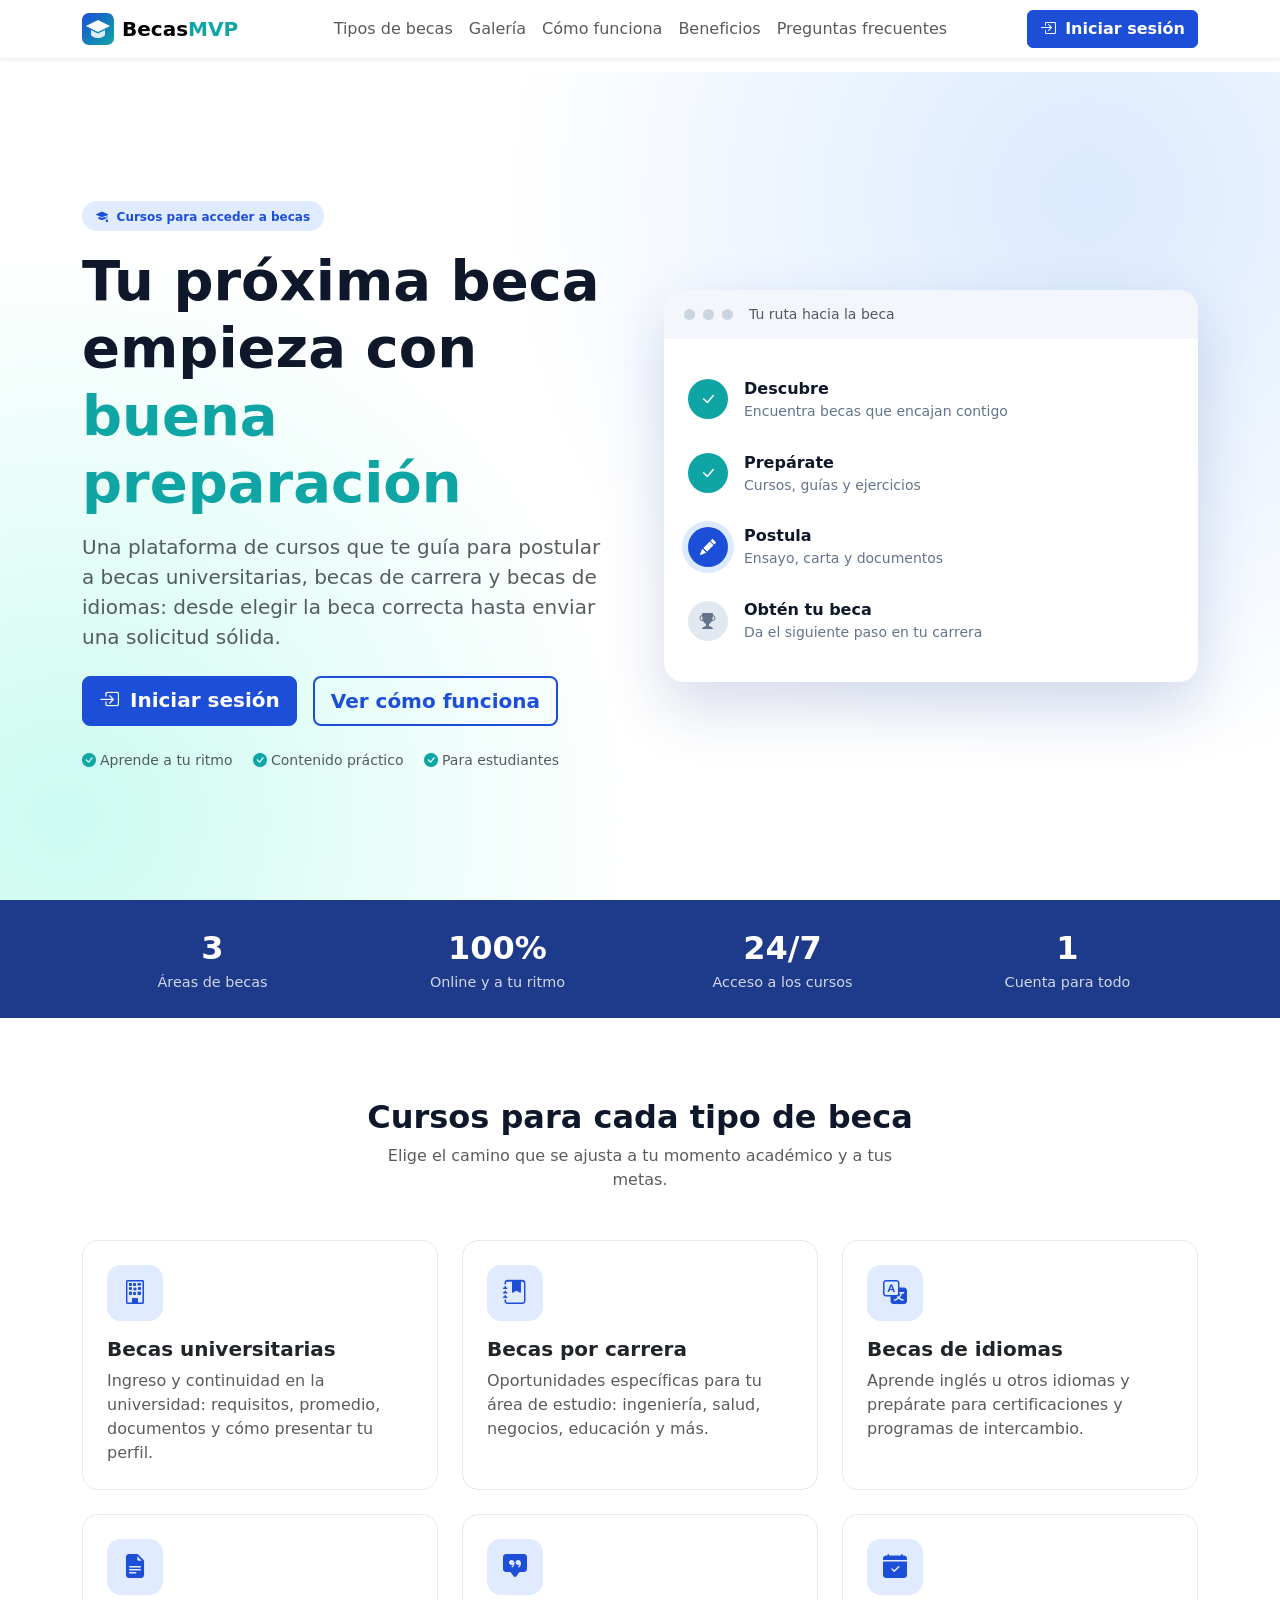
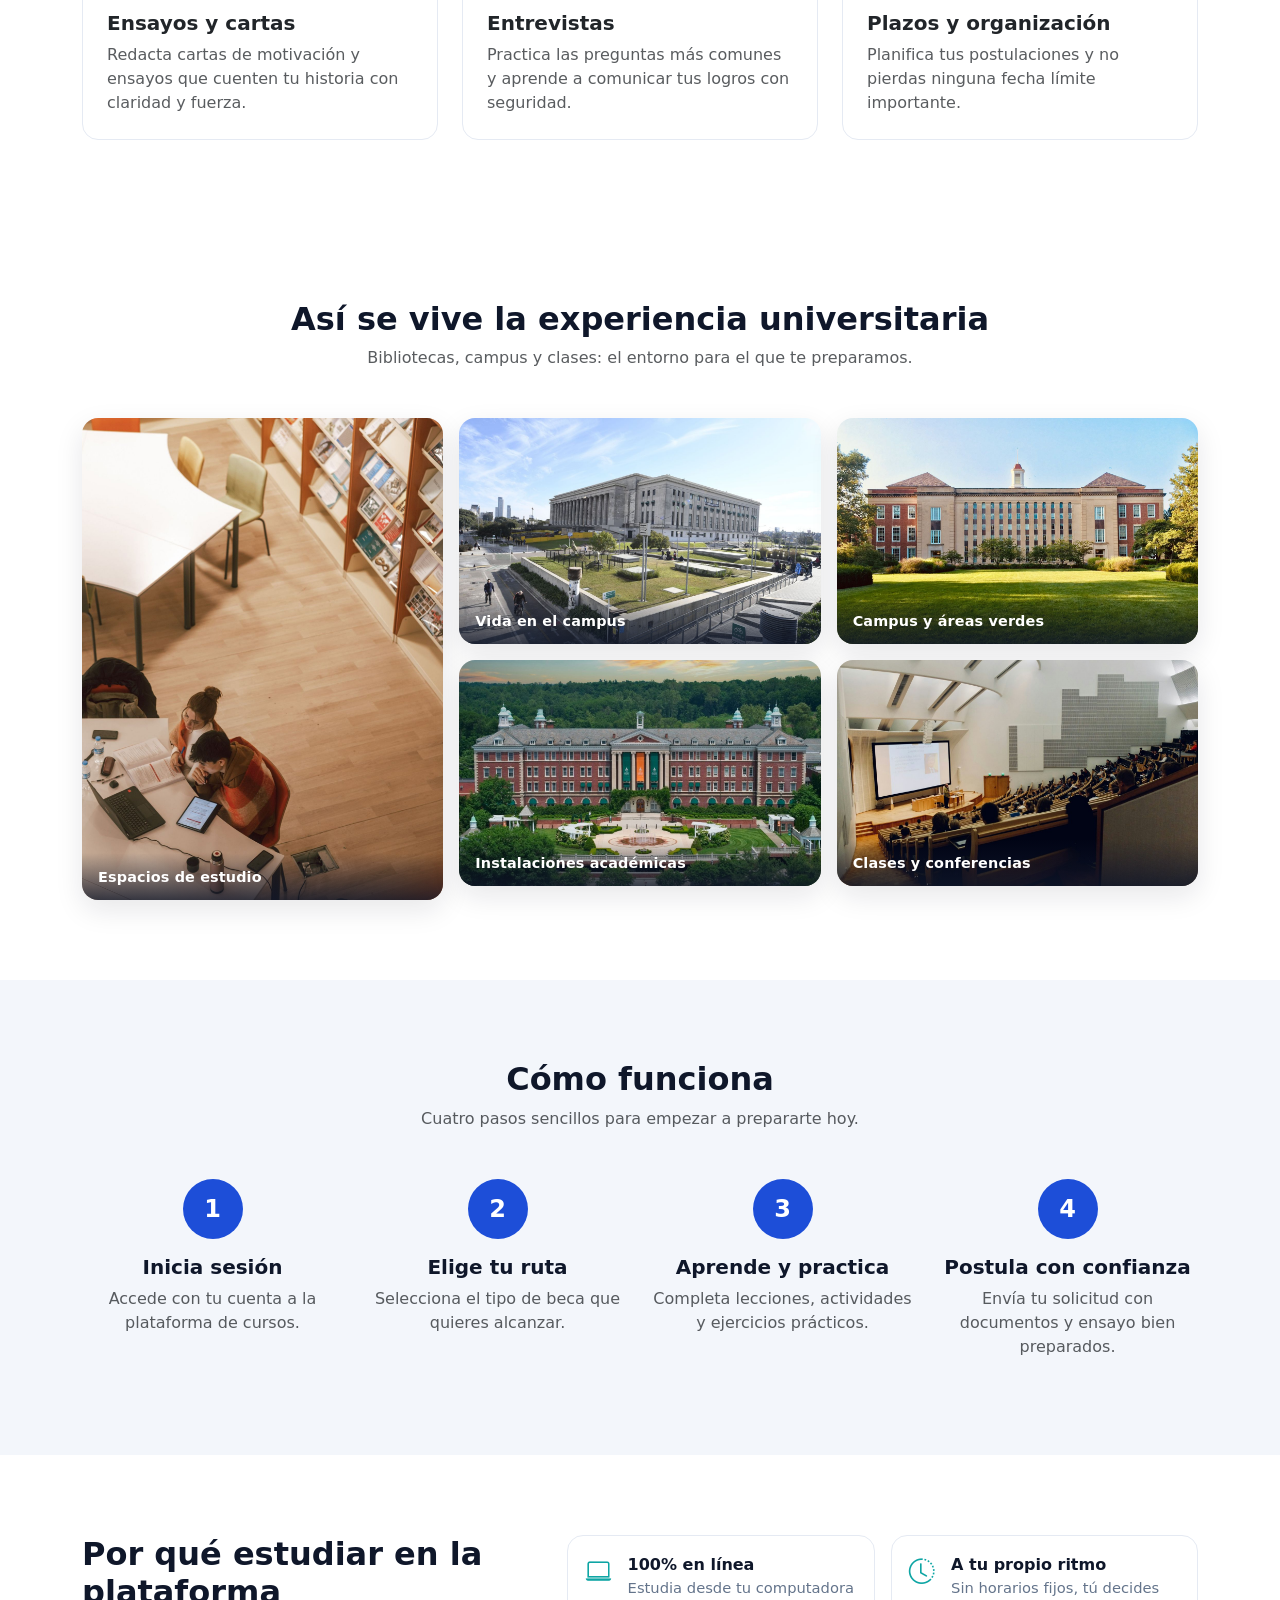
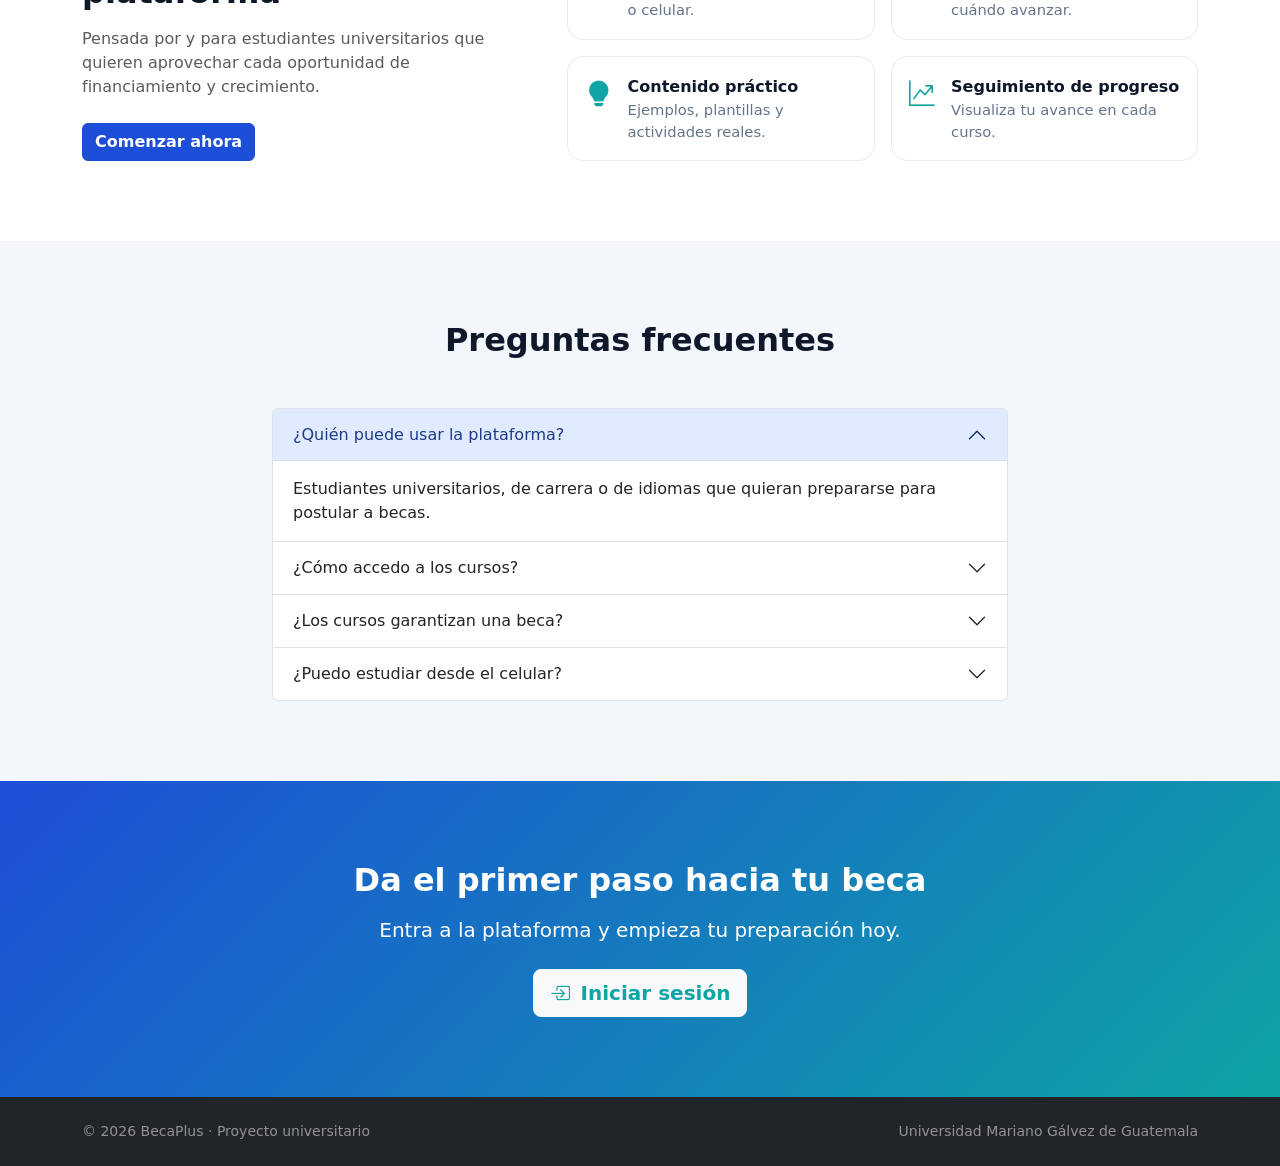
<file: index.html>
<!DOCTYPE html>
<html lang="es">
<head>
  <meta charset="UTF-8">
  <meta name="viewport" content="width=device-width, initial-scale=1">
  <title>BecasMVP | Plataforma de cursos para acceder a becas</title>
  <meta name="description" content="Plataforma de cursos que te prepara para obtener becas universitarias, de carrera y de idiomas. Aprende, practica y postula con confianza.">
  <meta property="og:title" content="BecasMVP | Cursos para acceder a becas">
  <meta property="og:description" content="Prepárate para becas universitarias, de carrera e idiomas con cursos guiados paso a paso.">
  <meta property="og:type" content="website">

  <link href="https://cdn.jsdelivr.net/npm/bootstrap@5.3.3/dist/css/bootstrap.min.css" rel="stylesheet">
  <link href="https://cdn.jsdelivr.net/npm/bootstrap-icons@1.11.3/font/bootstrap-icons.min.css" rel="stylesheet">
  <link href="css/styles.css" rel="stylesheet">
  <link rel="icon" href="img/favicon.svg" type="image/svg+xml">
</head>
<body>

  <!-- NAVBAR -->
  <nav class="navbar navbar-expand-lg fixed-top bg-white shadow-sm">
    <div class="container">
      <a class="navbar-brand fw-bold d-flex align-items-center gap-2" href="#inicio">
        <img src="img/favicon.svg" alt="" width="32" height="32">
        <span>Becas<span class="text-accent">MVP</span></span>
      </a>
      <button class="navbar-toggler" type="button" data-bs-toggle="collapse" data-bs-target="#menu"
              aria-controls="menu" aria-expanded="false" aria-label="Abrir menú">
        <span class="navbar-toggler-icon"></span>
      </button>
      <div class="collapse navbar-collapse" id="menu">
        <ul class="navbar-nav mx-auto mb-2 mb-lg-0">
          <li class="nav-item"><a class="nav-link" href="#categorias">Tipos de becas</a></li>
          <li class="nav-item"><a class="nav-link" href="#galeria">Galería</a></li>
          <li class="nav-item"><a class="nav-link" href="#como-funciona">Cómo funciona</a></li>
          <li class="nav-item"><a class="nav-link" href="#beneficios">Beneficios</a></li>
          <li class="nav-item"><a class="nav-link" href="#faq">Preguntas frecuentes</a></li>
        </ul>
        <!-- data-login: la URL real se define en js/config.js -->
        <a class="btn btn-brand" data-login href="https://tu-plataforma.example.com/login">
          <i class="bi bi-box-arrow-in-right me-1"></i> Iniciar sesión
        </a>
      </div>
    </div>
  </nav>

  <main>
    <!-- HERO -->
    <section id="inicio" class="hero d-flex align-items-center">
      <div class="container">
        <div class="row align-items-center gy-4 gx-lg-5">
          <div class="col-lg-6">
            <span class="badge rounded-pill badge-soft mb-3"><i class="bi bi-mortarboard-fill me-1"></i> Cursos para acceder a becas</span>
            <h1 class="display-4 fw-bold mb-3">Tu próxima beca empieza con <span class="text-accent">buena preparación</span></h1>
            <p class="lead text-muted mb-4">
              Una plataforma de cursos que te guía para postular a becas universitarias,
              becas de carrera y becas de idiomas: desde elegir la beca correcta hasta enviar una solicitud sólida.
            </p>
            <div class="d-flex flex-wrap gap-3">
              <a class="btn btn-brand btn-lg" data-login href="https://tu-plataforma.example.com/login">
                <i class="bi bi-box-arrow-in-right me-1"></i> Iniciar sesión
              </a>
              <a class="btn btn-outline-brand btn-lg" href="#como-funciona">Ver cómo funciona</a>
            </div>
            <ul class="list-inline mt-4 mb-0 text-muted small">
              <li class="list-inline-item me-3"><i class="bi bi-check-circle-fill text-accent me-1"></i>Aprende a tu ritmo</li>
              <li class="list-inline-item me-3"><i class="bi bi-check-circle-fill text-accent me-1"></i>Contenido práctico</li>
              <li class="list-inline-item"><i class="bi bi-check-circle-fill text-accent me-1"></i>Para estudiantes</li>
            </ul>
          </div>
          <div class="col-lg-6">
            <div class="hero-card">
              <div class="hero-card-header d-flex align-items-center gap-2">
                <span class="dot"></span><span class="dot"></span><span class="dot"></span>
                <small class="ms-2 text-muted">Tu ruta hacia la beca</small>
              </div>
              <div class="p-4">
                <div class="route-step done"><i class="bi bi-check-lg"></i><div><strong>Descubre</strong><small>Encuentra becas que encajan contigo</small></div></div>
                <div class="route-step done"><i class="bi bi-check-lg"></i><div><strong>Prepárate</strong><small>Cursos, guías y ejercicios</small></div></div>
                <div class="route-step active"><i class="bi bi-pencil-fill"></i><div><strong>Postula</strong><small>Ensayo, carta y documentos</small></div></div>
                <div class="route-step"><i class="bi bi-trophy-fill"></i><div><strong>Obtén tu beca</strong><small>Da el siguiente paso en tu carrera</small></div></div>
              </div>
            </div>
          </div>
        </div>
      </div>
    </section>

    <!-- CIFRAS (EDITAR con datos reales del proyecto) -->
    <section class="stats py-4">
      <div class="container">
        <div class="row text-center g-4">
          <div class="col-6 col-md-3"><div class="stat-number">3</div><div class="stat-label">Áreas de becas</div></div>
          <div class="col-6 col-md-3"><div class="stat-number">100%</div><div class="stat-label">Online y a tu ritmo</div></div>
          <div class="col-6 col-md-3"><div class="stat-number">24/7</div><div class="stat-label">Acceso a los cursos</div></div>
          <div class="col-6 col-md-3"><div class="stat-number">1</div><div class="stat-label">Cuenta para todo</div></div>
        </div>
      </div>
    </section>

    <!-- CATEGORÍAS -->
    <section id="categorias" class="py-6">
      <div class="container">
        <div class="text-center mb-5">
          <h2 class="fw-bold">Cursos para cada tipo de beca</h2>
          <p class="text-muted mx-auto section-lead">Elige el camino que se ajusta a tu momento académico y a tus metas.</p>
        </div>
        <div class="row g-4">
          <div class="col-md-6 col-lg-4">
            <div class="card feature-card h-100">
              <div class="card-body p-4">
                <div class="icon-box"><i class="bi bi-building"></i></div>
                <h3 class="h5 fw-bold">Becas universitarias</h3>
                <p class="text-muted mb-0">Ingreso y continuidad en la universidad: requisitos, promedio, documentos y cómo presentar tu perfil.</p>
              </div>
            </div>
          </div>
          <div class="col-md-6 col-lg-4">
            <div class="card feature-card h-100">
              <div class="card-body p-4">
                <div class="icon-box"><i class="bi bi-journal-bookmark-fill"></i></div>
                <h3 class="h5 fw-bold">Becas por carrera</h3>
                <p class="text-muted mb-0">Oportunidades específicas para tu área de estudio: ingeniería, salud, negocios, educación y más.</p>
              </div>
            </div>
          </div>
          <div class="col-md-6 col-lg-4">
            <div class="card feature-card h-100">
              <div class="card-body p-4">
                <div class="icon-box"><i class="bi bi-translate"></i></div>
                <h3 class="h5 fw-bold">Becas de idiomas</h3>
                <p class="text-muted mb-0">Aprende inglés u otros idiomas y prepárate para certificaciones y programas de intercambio.</p>
              </div>
            </div>
          </div>
          <div class="col-md-6 col-lg-4">
            <div class="card feature-card h-100">
              <div class="card-body p-4">
                <div class="icon-box"><i class="bi bi-file-earmark-text-fill"></i></div>
                <h3 class="h5 fw-bold">Ensayos y cartas</h3>
                <p class="text-muted mb-0">Redacta cartas de motivación y ensayos que cuenten tu historia con claridad y fuerza.</p>
              </div>
            </div>
          </div>
          <div class="col-md-6 col-lg-4">
            <div class="card feature-card h-100">
              <div class="card-body p-4">
                <div class="icon-box"><i class="bi bi-chat-square-quote-fill"></i></div>
                <h3 class="h5 fw-bold">Entrevistas</h3>
                <p class="text-muted mb-0">Practica las preguntas más comunes y aprende a comunicar tus logros con seguridad.</p>
              </div>
            </div>
          </div>
          <div class="col-md-6 col-lg-4">
            <div class="card feature-card h-100">
              <div class="card-body p-4">
                <div class="icon-box"><i class="bi bi-calendar-check-fill"></i></div>
                <h3 class="h5 fw-bold">Plazos y organización</h3>
                <p class="text-muted mb-0">Planifica tus postulaciones y no pierdas ninguna fecha límite importante.</p>
              </div>
            </div>
          </div>
        </div>
      </div>
    </section>

    <!-- GALERÍA -->
    <section id="galeria" class="py-6">
      <div class="container">
        <div class="text-center mb-5">
          <h2 class="fw-bold">Así se vive la experiencia universitaria</h2>
          <p class="text-muted mx-auto section-lead">Bibliotecas, campus y clases: el entorno para el que te preparamos.</p>
        </div>
        <div class="row g-3">
          <div class="col-lg-4">
            <figure class="gallery-item gallery-tall m-0">
              <img src="img/galeria-biblioteca.jpg" alt="Estudiantes estudiando juntos en la biblioteca" loading="lazy" width="1400" height="2100">
              <figcaption>Espacios de estudio</figcaption>
            </figure>
          </div>
          <div class="col-lg-4">
            <div class="row g-3">
              <div class="col-12">
                <figure class="gallery-item m-0">
                  <img src="img/galeria-campus-1.jpg" alt="Edificio universitario con jardines" loading="lazy" width="1400" height="933">
                  <figcaption>Vida en el campus</figcaption>
                </figure>
              </div>
              <div class="col-12">
                <figure class="gallery-item m-0">
                  <img src="img/galeria-campus-2.jpg" alt="Fachada de un edificio universitario al atardecer" loading="lazy" width="1400" height="789">
                  <figcaption>Instalaciones académicas</figcaption>
                </figure>
              </div>
            </div>
          </div>
          <div class="col-lg-4">
            <div class="row g-3">
              <div class="col-12">
                <figure class="gallery-item m-0">
                  <img src="img/galeria-campus-3.jpg" alt="Edificio universitario con amplios jardines" loading="lazy" width="1400" height="916">
                  <figcaption>Campus y áreas verdes</figcaption>
                </figure>
              </div>
              <div class="col-12">
                <figure class="gallery-item m-0">
                  <img src="img/galeria-auditorio.jpg" alt="Auditorio universitario lleno de estudiantes" loading="lazy" width="1400" height="1050">
                  <figcaption>Clases y conferencias</figcaption>
                </figure>
              </div>
            </div>
          </div>
        </div>
      </div>
    </section>

    <!-- CÓMO FUNCIONA -->
    <section id="como-funciona" class="py-6 bg-soft">
      <div class="container">
        <div class="text-center mb-5">
          <h2 class="fw-bold">Cómo funciona</h2>
          <p class="text-muted mx-auto section-lead">Cuatro pasos sencillos para empezar a prepararte hoy.</p>
        </div>
        <div class="row g-4">
          <div class="col-md-6 col-lg-3 text-center">
            <div class="step-number">1</div>
            <h3 class="h5 fw-bold">Inicia sesión</h3>
            <p class="text-muted">Accede con tu cuenta a la plataforma de cursos.</p>
          </div>
          <div class="col-md-6 col-lg-3 text-center">
            <div class="step-number">2</div>
            <h3 class="h5 fw-bold">Elige tu ruta</h3>
            <p class="text-muted">Selecciona el tipo de beca que quieres alcanzar.</p>
          </div>
          <div class="col-md-6 col-lg-3 text-center">
            <div class="step-number">3</div>
            <h3 class="h5 fw-bold">Aprende y practica</h3>
            <p class="text-muted">Completa lecciones, actividades y ejercicios prácticos.</p>
          </div>
          <div class="col-md-6 col-lg-3 text-center">
            <div class="step-number">4</div>
            <h3 class="h5 fw-bold">Postula con confianza</h3>
            <p class="text-muted">Envía tu solicitud con documentos y ensayo bien preparados.</p>
          </div>
        </div>
      </div>
    </section>

    <!-- BENEFICIOS -->
    <section id="beneficios" class="py-6">
      <div class="container">
        <div class="row align-items-center gy-4 gx-lg-5">
          <div class="col-lg-5">
            <h2 class="fw-bold mb-3">Por qué estudiar en la plataforma</h2>
            <p class="text-muted">Pensada por y para estudiantes universitarios que quieren aprovechar cada oportunidad de financiamiento y crecimiento.</p>
            <a class="btn btn-brand mt-2" data-login href="https://tu-plataforma.example.com/login">Comenzar ahora</a>
          </div>
          <div class="col-lg-7">
            <div class="row g-3">
              <div class="col-sm-6"><div class="benefit"><i class="bi bi-laptop"></i><div><strong>100% en línea</strong><p>Estudia desde tu computadora o celular.</p></div></div></div>
              <div class="col-sm-6"><div class="benefit"><i class="bi bi-clock-history"></i><div><strong>A tu propio ritmo</strong><p>Sin horarios fijos, tú decides cuándo avanzar.</p></div></div></div>
              <div class="col-sm-6"><div class="benefit"><i class="bi bi-lightbulb-fill"></i><div><strong>Contenido práctico</strong><p>Ejemplos, plantillas y actividades reales.</p></div></div></div>
              <div class="col-sm-6"><div class="benefit"><i class="bi bi-graph-up-arrow"></i><div><strong>Seguimiento de progreso</strong><p>Visualiza tu avance en cada curso.</p></div></div></div>
            </div>
          </div>
        </div>
      </div>
    </section>

    <!-- FAQ -->
    <section id="faq" class="py-6 bg-soft">
      <div class="container">
        <div class="text-center mb-5">
          <h2 class="fw-bold">Preguntas frecuentes</h2>
        </div>
        <div class="row justify-content-center">
          <div class="col-lg-8">
            <div class="accordion" id="faqAcordeon">
              <div class="accordion-item">
                <h3 class="accordion-header"><button class="accordion-button" type="button" data-bs-toggle="collapse" data-bs-target="#f1">¿Quién puede usar la plataforma?</button></h3>
                <div id="f1" class="accordion-collapse collapse show" data-bs-parent="#faqAcordeon"><div class="accordion-body">Estudiantes universitarios, de carrera o de idiomas que quieran prepararse para postular a becas.</div></div>
              </div>
              <div class="accordion-item">
                <h3 class="accordion-header"><button class="accordion-button collapsed" type="button" data-bs-toggle="collapse" data-bs-target="#f2">¿Cómo accedo a los cursos?</button></h3>
                <div id="f2" class="accordion-collapse collapse" data-bs-parent="#faqAcordeon"><div class="accordion-body">Presiona el botón <strong>Iniciar sesión</strong> y entra con tu cuenta. Serás redirigido a la plataforma donde están los cursos.</div></div>
              </div>
              <div class="accordion-item">
                <h3 class="accordion-header"><button class="accordion-button collapsed" type="button" data-bs-toggle="collapse" data-bs-target="#f3">¿Los cursos garantizan una beca?</button></h3>
                <div id="f3" class="accordion-collapse collapse" data-bs-parent="#faqAcordeon"><div class="accordion-body">No. La plataforma te prepara y mejora tu solicitud, pero la decisión final siempre depende de la entidad que otorga la beca.</div></div>
              </div>
              <div class="accordion-item">
                <h3 class="accordion-header"><button class="accordion-button collapsed" type="button" data-bs-toggle="collapse" data-bs-target="#f4">¿Puedo estudiar desde el celular?</button></h3>
                <div id="f4" class="accordion-collapse collapse" data-bs-parent="#faqAcordeon"><div class="accordion-body">Sí, la plataforma se adapta a computadoras, tabletas y teléfonos.</div></div>
              </div>
            </div>
          </div>
        </div>
      </div>
    </section>

    <!-- CTA FINAL -->
    <section class="cta py-6 text-center text-white">
      <div class="container">
        <h2 class="fw-bold mb-3">Da el primer paso hacia tu beca</h2>
        <p class="lead mb-4">Entra a la plataforma y empieza tu preparación hoy.</p>
        <a class="btn btn-light btn-lg fw-semibold text-accent" data-login href="https://tu-plataforma.example.com/login">
          <i class="bi bi-box-arrow-in-right me-1"></i> Iniciar sesión
        </a>
      </div>
    </section>
  </main>

  <!-- FOOTER -->
  <footer class="py-4 bg-dark text-white-50">
    <div class="container d-flex flex-column flex-md-row justify-content-between align-items-center gap-2">
      <small>&copy; <span id="anio"></span> BecaPlus · Proyecto universitario</small>
      <small>Universidad Mariano Gálvez de Guatemala</small>
    </div>
  </footer>

  <script src="https://cdn.jsdelivr.net/npm/bootstrap@5.3.3/dist/js/bootstrap.bundle.min.js"></script>
  <script src="js/config.js"></script>
  <script src="js/main.js"></script>
</body>
</html>
</file>
<file: css/styles.css>
:root {
  --brand: #1d4ed8;
  --brand-dark: #1e3a8a;
  --accent: #0ea5a4;
  --soft: #f3f6fb;
  --ink: #0f172a;
}

html { scroll-behavior: smooth; scroll-padding-top: 80px; }
body { font-family: "Segoe UI", system-ui, -apple-system, Roboto, "Helvetica Neue", Arial, sans-serif; color: var(--ink); padding-top: 72px; }

.text-accent { color: var(--accent) !important; }
.bg-soft { background: var(--soft); }
.py-6 { padding-top: 5rem; padding-bottom: 5rem; }
.section-lead { max-width: 560px; }

/* Botones */
.btn-brand { background: var(--brand); border-color: var(--brand); color: #fff; font-weight: 600; }
.btn-brand:hover, .btn-brand:focus { background: var(--brand-dark); border-color: var(--brand-dark); color: #fff; }
.btn-outline-brand { border: 2px solid var(--brand); color: var(--brand); font-weight: 600; }
.btn-outline-brand:hover { background: var(--brand); color: #fff; }
.badge-soft { background: #e0ebff; color: var(--brand); font-weight: 600; padding: .55rem .9rem; }

.navbar.scrolled { box-shadow: 0 4px 16px rgba(15, 23, 42, .1) !important; }
.navbar .nav-link { font-weight: 500; }
.navbar .nav-link:hover { color: var(--brand); }

/* Hero */
.hero {
  min-height: calc(100vh - 72px);
  padding: 3rem 0;
  background: radial-gradient(circle at 85% 15%, #dbeafe 0, transparent 45%),
              radial-gradient(circle at 5% 90%, #ccfbf1 0, transparent 40%), #fff;
}
.hero-card { background: #fff; border-radius: 1.25rem; box-shadow: 0 25px 60px rgba(30, 58, 138, .18); overflow: hidden; }
.hero-card-header { background: var(--soft); padding: .85rem 1.25rem; }
.hero-card-header .dot { width: 11px; height: 11px; border-radius: 50%; background: #cbd5e1; display: inline-block; }
.route-step { display: flex; align-items: center; gap: 1rem; padding: .9rem 0; position: relative; }
.route-step > i { width: 40px; height: 40px; flex: 0 0 40px; border-radius: 50%; display: grid; place-items: center; background: #e2e8f0; color: #64748b; }
.route-step small { display: block; color: #64748b; }
.route-step.done > i { background: var(--accent); color: #fff; }
.route-step.active > i { background: var(--brand); color: #fff; box-shadow: 0 0 0 6px #dbeafe; }

/* Cifras */
.stats { background: var(--brand-dark); color: #fff; }
.stat-number { font-size: 2rem; font-weight: 700; }
.stat-label { opacity: .8; font-size: .9rem; }

/* Tarjetas */
.feature-card { border: 1px solid #e5eaf3; border-radius: 1rem; transition: transform .2s, box-shadow .2s; }
.feature-card:hover { transform: translateY(-6px); box-shadow: 0 16px 36px rgba(15, 23, 42, .1); }
.icon-box { width: 56px; height: 56px; border-radius: 14px; display: grid; place-items: center; font-size: 1.5rem; background: #e0ebff; color: var(--brand); margin-bottom: 1rem; }

/* Pasos */
.step-number { width: 60px; height: 60px; margin: 0 auto 1rem; border-radius: 50%; background: var(--brand); color: #fff; font-size: 1.5rem; font-weight: 700; display: grid; place-items: center; }

/* Beneficios */
.benefit { display: flex; gap: 1rem; padding: 1.1rem; background: #fff; border: 1px solid #e5eaf3; border-radius: 1rem; height: 100%; }
.benefit > i { font-size: 1.6rem; color: var(--accent); }
.benefit p { margin: 0; color: #64748b; font-size: .92rem; }

/* Galería */
.gallery-item { position: relative; display: block; border-radius: 1rem; overflow: hidden; box-shadow: 0 10px 28px rgba(15, 23, 42, .1); aspect-ratio: 16 / 10; }
.gallery-item.gallery-tall { aspect-ratio: 3 / 4; height: 100%; }
.gallery-item img { width: 100%; height: 100%; object-fit: cover; display: block; transition: transform .4s ease; }
.gallery-item:hover img { transform: scale(1.06); }
.gallery-item figcaption {
  position: absolute; left: 0; right: 0; bottom: 0; padding: .9rem 1rem .7rem;
  background: linear-gradient(0deg, rgba(15, 23, 42, .78) 0%, rgba(15, 23, 42, 0) 100%);
  color: #fff; font-weight: 600; font-size: .9rem; letter-spacing: .01em;
}

@media (max-width: 991.98px) {
  .gallery-item.gallery-tall { aspect-ratio: 16 / 10; }
}

/* FAQ */
.accordion-button:not(.collapsed) { background: #e0ebff; color: var(--brand-dark); }
.accordion-button:focus { box-shadow: 0 0 0 .2rem rgba(29, 78, 216, .2); }

/* CTA */
.cta { background: linear-gradient(135deg, var(--brand) 0, var(--accent) 100%); }

@media (max-width: 575.98px) {
  .py-6 { padding-top: 3.5rem; padding-bottom: 3.5rem; }
  .display-4 { font-size: 2.2rem; }
}

@media (prefers-reduced-motion: reduce) {
  html { scroll-behavior: auto; }
  .feature-card { transition: none; }
}
</file>
